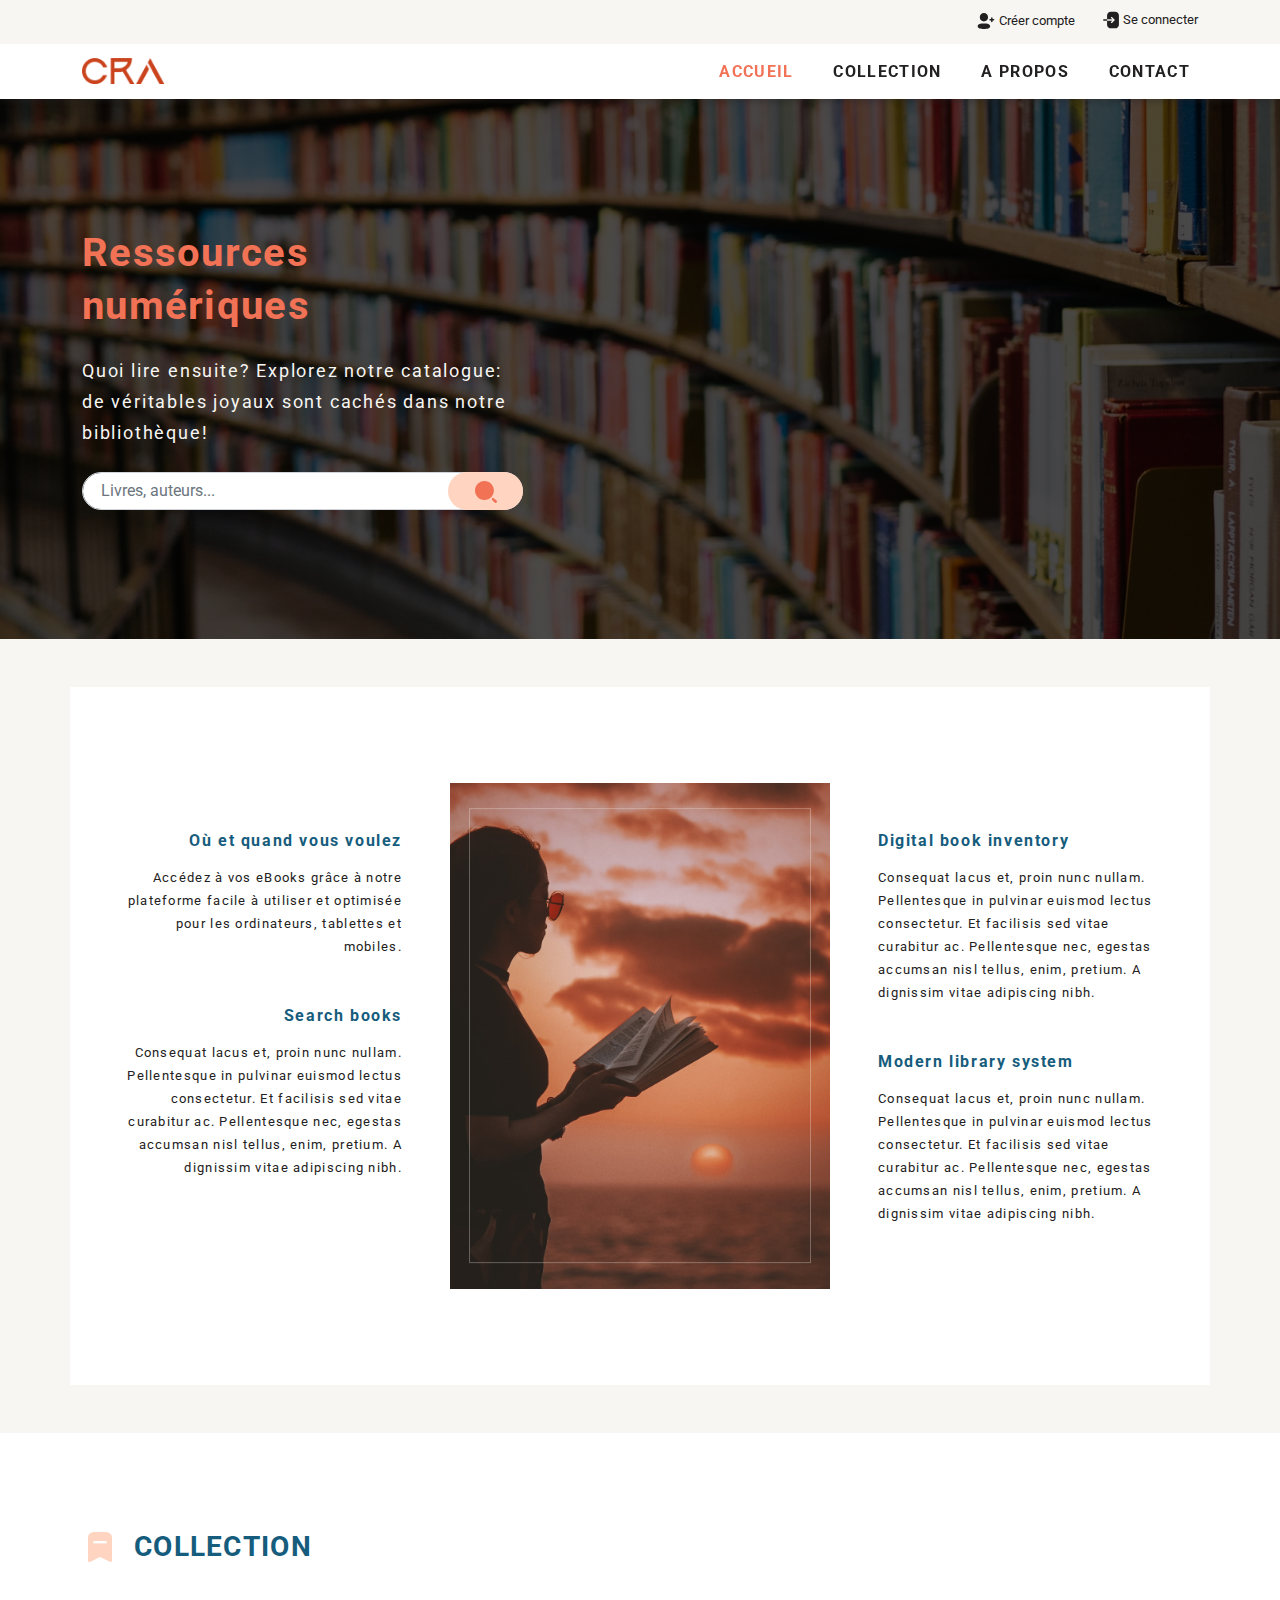
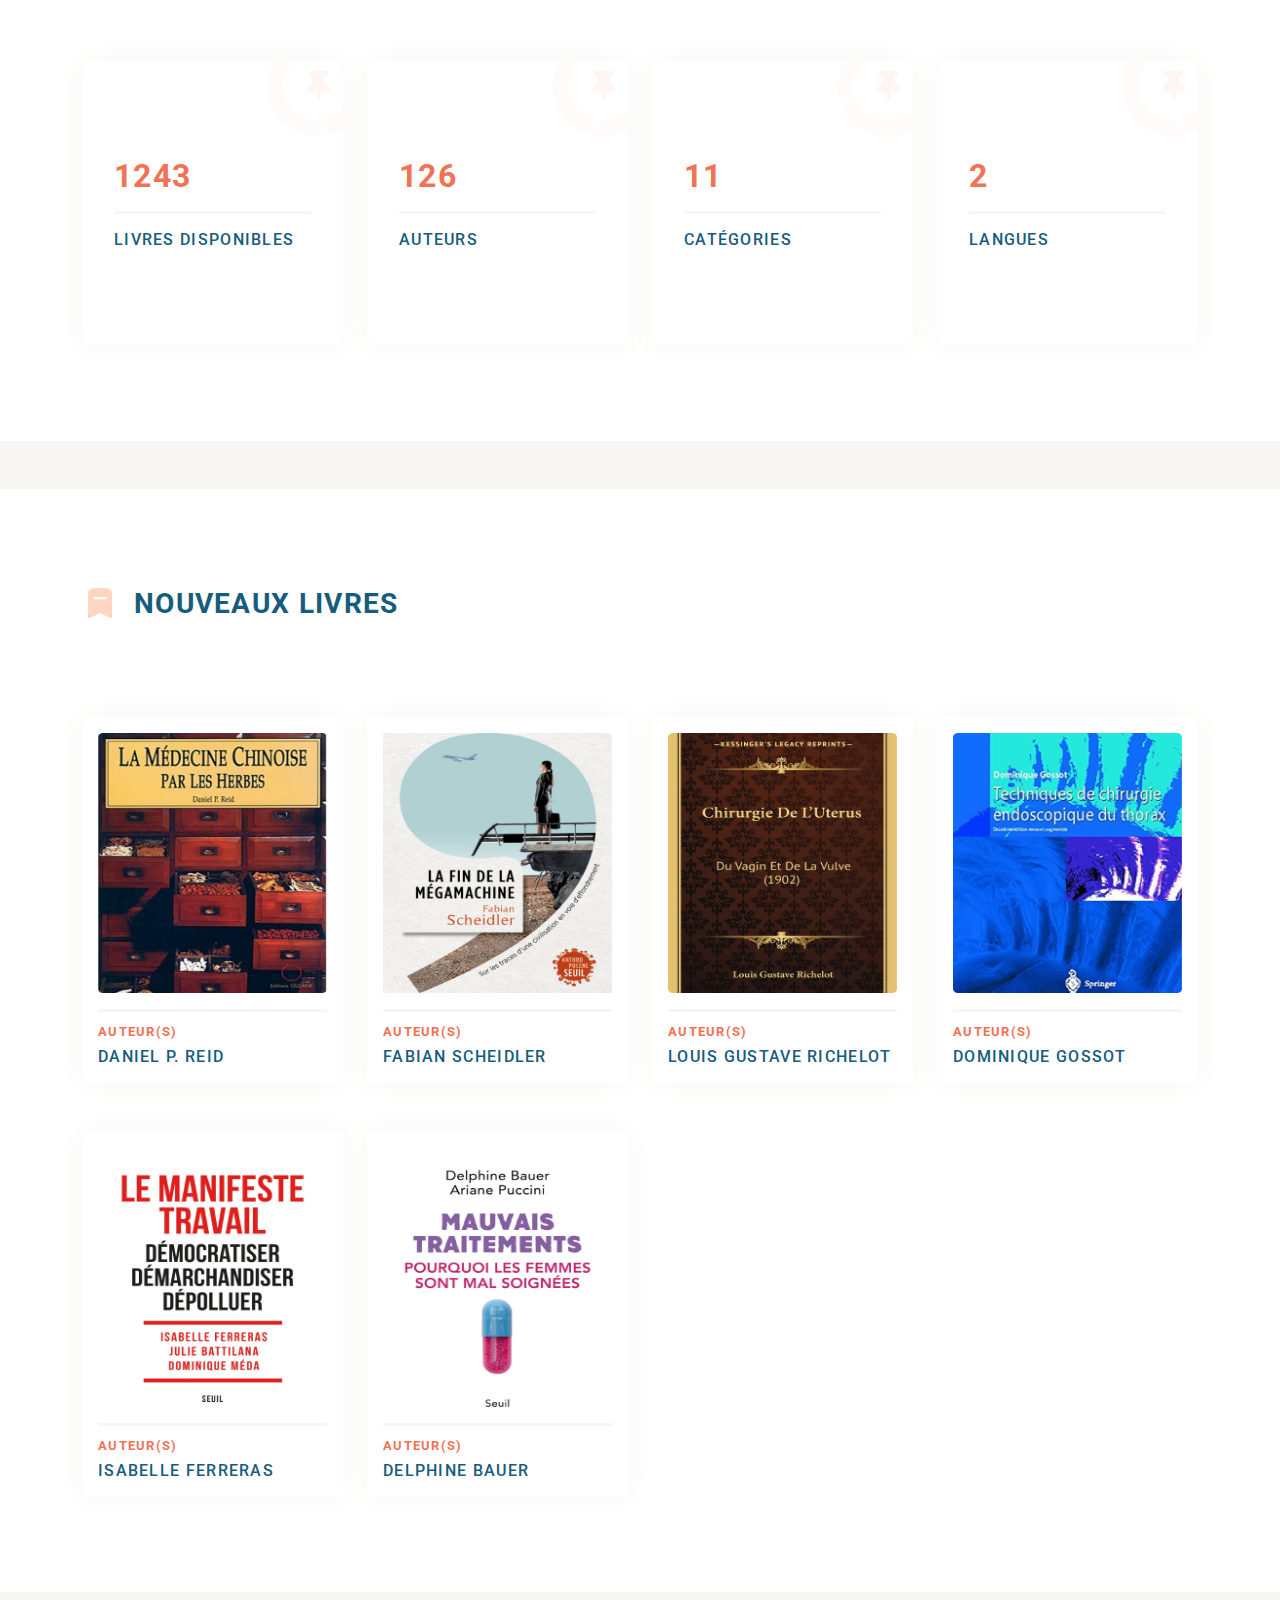
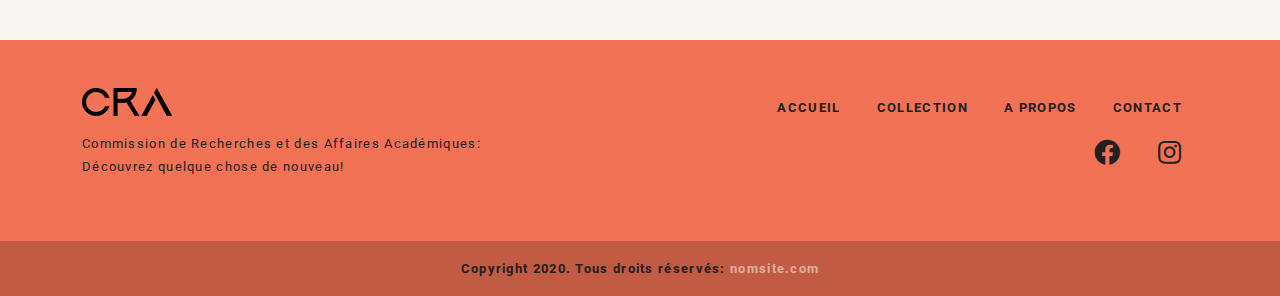
<file: index.html>
<!DOCTYPE html>
<html lang="fr">

<head>
    <!-- Required meta tags -->
    <meta charset="utf-8">
    <meta name="description" content="">
    <meta name="author" content="">
    <meta name="viewport" content="width=device-width, initial-scale=1, shrink-to-fit=no">

    <title>Book app</title>

    <link rel="shortcut icon" sizes="32x32" href="img/about/Logo_ico.png" type="image/x-icon">
    <link rel="apple-touch-icon" sizes="32x32" href="img/about/Logo_ico.png">
    <link rel="stylesheet" href="https://cdnjs.cloudflare.com/ajax/libs/font-awesome/5.15.2/css/all.min.css" />
    <link rel="stylesheet" href="css/bootstrap.min.css">
    <link rel="stylesheet" href="css/main.css">

</head>

<body>

    <header>
        <!-- Connexion -->
        <div id="connexion" class="container text-end py-2">
            <a id="btnHeaderCreerCompte" href="#" class="me-4">
                <svg width="18" height="16" viewBox="0 0 18 16" fill="none" xmlns="http://www.w3.org/2000/svg">
                    <path d="M6.91663 10.5127C10.3056 10.5127 13.1666 11.0703 13.1666 13.224C13.1666 15.3776 10.2873 15.9167 6.91663 15.9167C3.52763 15.9167 0.666626 15.3582 0.666626 13.2054C0.666626 11.0517 3.54515 10.5127 6.91663 10.5127ZM14.8324 4.25001C15.246 4.25001 15.5816 4.59122 15.5816 5.00969V5.9899H16.5841C16.9968 5.9899 17.3333 6.3311 17.3333 6.74958C17.3333 7.16805 16.9968 7.50926 16.5841 7.50926H15.5816V8.49033C15.5816 8.9088 15.246 9.25001 14.8324 9.25001C14.4198 9.25001 14.0833 8.9088 14.0833 8.49033V7.50926H13.0824C12.6689 7.50926 12.3333 7.16805 12.3333 6.74958C12.3333 6.3311 12.6689 5.9899 13.0824 5.9899H14.0833V5.00969C14.0833 4.59122 14.4198 4.25001 14.8324 4.25001ZM6.91663 0.0833435C9.2121 0.0833435 11.0522 1.9472 11.0522 4.27238C11.0522 6.59755 9.2121 8.46141 6.91663 8.46141C4.62115 8.46141 2.7811 6.59755 2.7811 4.27238C2.7811 1.9472 4.62115 0.0833435 6.91663 0.0833435Z" fill="#222020" />
                </svg>
                <span class="ms-1">Créer compte</span>
            </a>
            <a id="btnHeaderSeConnecter" href="#">
                <svg width="16" height="18" viewBox="0 0 16 18" fill="none" xmlns="http://www.w3.org/2000/svg">
                    <path d="M4.07547 9.64158H0.734628C0.379398 9.64158 0.083374 9.35824 0.083374 8.99991C0.083374 8.64991 0.379398 8.35824 0.734628 8.35824H4.07547L4.07573 4.37499C4.07573 2.33332 5.7968 0.666656 7.90511 0.666656H12.1045C14.2042 0.666656 15.9167 2.33332 15.9167 4.36666V13.6333C15.9167 15.675 14.2042 17.3333 12.0873 17.3333H7.89651C5.7968 17.3333 4.07573 15.675 4.07573 13.6417V9.64166H9.41105L8.03419 10.975C7.77603 11.225 7.77603 11.6333 8.03419 11.8833C8.16327 12.0083 8.33538 12.0667 8.50749 12.0667C8.67099 12.0667 8.8431 12.0083 8.97218 11.8833L11.4849 9.45833C11.614 9.34166 11.6829 9.17499 11.6829 8.99999C11.6829 8.83333 11.614 8.66666 11.4849 8.54999L8.97218 6.12499C8.71402 5.87499 8.29236 5.87499 8.03419 6.12499C7.77603 6.37499 7.77603 6.78333 8.03419 7.03333L9.41105 8.35833H4.07573L4.07547 9.64158Z" fill="#222020" />
                </svg>
                <span class="ms-1">Se connecter</span>
            </a>
        </div>
    </header>

    <!-- Menu principal -->
    <nav class="navbar navbar-expand-lg bg-white sticky-top">
        <div class="container">
            <a class="navbar-brand" href="index.html">
                <img src="img/about/Logo.png" class="img-fluid" alt="Logo CRA">
            </a>
            <button class="navbar-toggler" type="button" data-bs-toggle="collapse" data-bs-target="#navbarMovil" aria-controls="navbarMovil" aria-expanded="false" aria-label="Toggle navigation">
                <i class="fas fa-bars"></i>
            </button>
            <div class="collapse navbar-collapse" id="navbarMovil">
                <ul class="navbar-nav ms-auto mb-2 mb-lg-0">
                    <li class="nav-item">
                        <a class="nav-link active" aria-current="page" href="index.html">Accueil</a>
                    </li>
                    <li class="nav-item">
                        <a class="nav-link" href="collection.html">Collection</a>
                    </li>
                    <li class="nav-item">
                        <a class="nav-link" href="about.html">A propos</a>
                    </li>
                    <li class="nav-item">
                        <a class="nav-link" href="#">Contact</a>
                    </li>
                </ul>
            </div>
        </div>
    </nav>

    <main>

        <!-- Hero -->
        <div id="hero-accueil" class="hero py-4 mb-5">
            <div class="container h-100 d-flex align-items-center">
                <div class="row w-100">
                    <div class="col-lg-5 col-md-10">
                        <h1>
                            Ressources numériques
                        </h1>
                        <p>
                            Quoi lire ensuite? Explorez notre catalogue: de véritables joyaux sont cachés dans notre bibliothèque!
                            <!--Not sure what to read next? Explore our catalog: some real gems are hidden in our library.-->
                        </p>
                        <div id="busqueda" class="d-flex">
                            <input class="form-control" placeholder="Livres, auteurs...">
                            <a class="btn" href="#" role="button">
                                <svg width="22" height="22" viewBox="0 0 26 26" fill="none" xmlns="http://www.w3.org/2000/svg">
                                    <path d="M20.3069 20.3506C20.8094 19.8515 21.6149 19.8515 22.1174 20.3506L25.4384 23.0313H25.4961C26.168 23.7105 26.168 24.8115 25.4961 25.4907C24.8242 26.1698 23.7348 26.1698 23.0629 25.4907L20.3069 22.332L20.2023 22.214C20.0075 21.9674 19.8999 21.66 19.8999 21.3413C19.8999 20.9695 20.0464 20.613 20.3069 20.3506ZM11.1509 0C14.1083 0 16.9446 1.18747 19.0358 3.30117C21.127 5.41488 22.3019 8.28167 22.3019 11.2709C22.3019 17.4957 17.3094 22.5418 11.1509 22.5418C4.99244 22.5418 0 17.4957 0 11.2709C0 5.04615 4.99244 0 11.1509 0Z" fill="#F27256" />
                                </svg>

                            </a>
                        </div>
                    </div>
                </div>
            </div>
        </div>

        <!-- Resume website-->
        <section id="resume-page" class="mb-5">
            <div class="container bg-white py-5">
                <div class="row py-lg-5">
                    <div class="col-lg-4 col-md-6 order-1 order-lg-0 p-lg-5 px-4">
                        <div class="mb-5 text-lg-end">
                            <h3>Où et quand vous voulez
                            </h3>
                            <p>
                                Accédez à vos eBooks grâce à notre plateforme facile à utiliser et optimisée pour les ordinateurs, tablettes et mobiles.
                            </p>
                        </div>
                        <div class="mb-5 mb-md-0 text-lg-end">
                            <h3>Search books</h3>
                            <p>
                                Consequat lacus et, proin nunc nullam. Pellentesque in pulvinar euismod lectus consectetur. Et facilisis sed vitae curabitur ac. Pellentesque nec, egestas accumsan nisl tellus, enim, pretium. A dignissim vitae adipiscing nibh.
                            </p>
                        </div>
                    </div>
                    <div class="col-lg-4 order-0 mb-4 mb-lg-0 p-lg-0" id="resume-img">
                        <img src="img/accueil/girl-reading.png" alt="">
                    </div>
                    <div class="col-lg-4 col-md-6 order-2 p-lg-5 px-4">
                        <div class="mb-5">
                            <h3>Digital book inventory</h3>
                            <p>
                                Consequat lacus et, proin nunc nullam. Pellentesque in pulvinar euismod lectus consectetur. Et facilisis sed vitae curabitur ac. Pellentesque nec, egestas accumsan nisl tellus, enim, pretium. A dignissim vitae adipiscing nibh.
                            </p>
                        </div>
                        <div class="mb-5 mb-md-0">
                            <h3>Modern library system</h3>
                            <p>
                                Consequat lacus et, proin nunc nullam. Pellentesque in pulvinar euismod lectus consectetur. Et facilisis sed vitae curabitur ac. Pellentesque nec, egestas accumsan nisl tellus, enim, pretium. A dignissim vitae adipiscing nibh.
                            </p>
                        </div>
                    </div>
                </div>
            </div>
        </section>

        <!-- Collection -->
        <section id="collection" class="bg-white py-5 mb-5">
            <div class="container pt-5">
                <div class="titulo-section mb-5">
                    <h3>
                        <img src="img/bookmark.png" alt="">
                        <span class="ms-3">Collection</span>
                    </h3>
                </div>
                <div class="row pt-5">
                    <div class="col-lg-3 col-6 mb-5">
                        <a href="#">
                            <div class="collection-contenido">
                                <h2 class="fw-bold naranja">1243</h2>
                                <hr>
                                <h6 class="text-uppercase azul-verde mb-0">Livres disponibles</h6>
                                <div class="thumbtack">
                                    <svg width="23" height="30" viewBox="0 0 23 30" fill="none" xmlns="http://www.w3.org/2000/svg">
                                        <path d="M17.8506 12.5547L17.1178 5.625H19.6458C20.4398 5.625 21.0833 4.99541 21.0833 4.21875V1.40625C21.0833 0.62959 20.4398 0 19.6458 0H3.35417C2.56025 0 1.91667 0.62959 1.91667 1.40625V4.21875C1.91667 4.99541 2.56025 5.625 3.35417 5.625H5.88219L5.14936 12.5547C2.244 13.8762 0 16.2458 0 19.2188C0 19.9954 0.643581 20.625 1.4375 20.625H9.58333V26.7192C9.58333 26.7919 9.60064 26.8637 9.63395 26.9288L11.0714 29.7413C11.2476 30.086 11.7521 30.0866 11.9286 29.7413L13.3661 26.9288C13.3994 26.8637 13.4167 26.7919 13.4167 26.7192V20.625H21.5626C22.3565 20.625 23.0001 19.9954 23.0001 19.2188C23 16.2197 20.725 13.8621 17.8506 12.5547Z" fill="#FFD4C1" />
                                    </svg>
                                </div>
                            </div>
                        </a>
                    </div>
                    <div class="col-lg-3 col-6 mb-5">
                        <a href="#">
                            <div class="collection-contenido">
                                <h2 class="fw-bold naranja">126</h2>
                                <hr>
                                <h6 class="text-uppercase azul-verde mb-0">Auteurs</h6>
                                <div class="thumbtack">
                                    <svg width="23" height="30" viewBox="0 0 23 30" fill="none" xmlns="http://www.w3.org/2000/svg">
                                        <path d="M17.8506 12.5547L17.1178 5.625H19.6458C20.4398 5.625 21.0833 4.99541 21.0833 4.21875V1.40625C21.0833 0.62959 20.4398 0 19.6458 0H3.35417C2.56025 0 1.91667 0.62959 1.91667 1.40625V4.21875C1.91667 4.99541 2.56025 5.625 3.35417 5.625H5.88219L5.14936 12.5547C2.244 13.8762 0 16.2458 0 19.2188C0 19.9954 0.643581 20.625 1.4375 20.625H9.58333V26.7192C9.58333 26.7919 9.60064 26.8637 9.63395 26.9288L11.0714 29.7413C11.2476 30.086 11.7521 30.0866 11.9286 29.7413L13.3661 26.9288C13.3994 26.8637 13.4167 26.7919 13.4167 26.7192V20.625H21.5626C22.3565 20.625 23.0001 19.9954 23.0001 19.2188C23 16.2197 20.725 13.8621 17.8506 12.5547Z" fill="#FFD4C1" />
                                    </svg>
                                </div>
                            </div>
                        </a>
                    </div>
                    <div class="col-lg-3 col-6 mb-5">
                        <a href="#">
                            <div class="collection-contenido">
                                <h2 class="fw-bold naranja">11</h2>
                                <hr>
                                <h6 class="text-uppercase azul-verde mb-0">Catégories</h6>
                                <div class="thumbtack">
                                    <svg width="23" height="30" viewBox="0 0 23 30" fill="none" xmlns="http://www.w3.org/2000/svg">
                                        <path d="M17.8506 12.5547L17.1178 5.625H19.6458C20.4398 5.625 21.0833 4.99541 21.0833 4.21875V1.40625C21.0833 0.62959 20.4398 0 19.6458 0H3.35417C2.56025 0 1.91667 0.62959 1.91667 1.40625V4.21875C1.91667 4.99541 2.56025 5.625 3.35417 5.625H5.88219L5.14936 12.5547C2.244 13.8762 0 16.2458 0 19.2188C0 19.9954 0.643581 20.625 1.4375 20.625H9.58333V26.7192C9.58333 26.7919 9.60064 26.8637 9.63395 26.9288L11.0714 29.7413C11.2476 30.086 11.7521 30.0866 11.9286 29.7413L13.3661 26.9288C13.3994 26.8637 13.4167 26.7919 13.4167 26.7192V20.625H21.5626C22.3565 20.625 23.0001 19.9954 23.0001 19.2188C23 16.2197 20.725 13.8621 17.8506 12.5547Z" fill="#FFD4C1" />
                                    </svg>
                                </div>
                            </div>
                        </a>
                    </div>
                    <div class="col-lg-3 col-6 mb-5">
                        <a href="#">
                            <div class="collection-contenido">
                                <h2 class="fw-bold naranja">2</h2>
                                <hr>
                                <h6 class="text-uppercase azul-verde mb-0">Langues</h6>
                                <div class="thumbtack">
                                    <svg width="23" height="30" viewBox="0 0 23 30" fill="none" xmlns="http://www.w3.org/2000/svg">
                                        <path d="M17.8506 12.5547L17.1178 5.625H19.6458C20.4398 5.625 21.0833 4.99541 21.0833 4.21875V1.40625C21.0833 0.62959 20.4398 0 19.6458 0H3.35417C2.56025 0 1.91667 0.62959 1.91667 1.40625V4.21875C1.91667 4.99541 2.56025 5.625 3.35417 5.625H5.88219L5.14936 12.5547C2.244 13.8762 0 16.2458 0 19.2188C0 19.9954 0.643581 20.625 1.4375 20.625H9.58333V26.7192C9.58333 26.7919 9.60064 26.8637 9.63395 26.9288L11.0714 29.7413C11.2476 30.086 11.7521 30.0866 11.9286 29.7413L13.3661 26.9288C13.3994 26.8637 13.4167 26.7919 13.4167 26.7192V20.625H21.5626C22.3565 20.625 23.0001 19.9954 23.0001 19.2188C23 16.2197 20.725 13.8621 17.8506 12.5547Z" fill="#FFD4C1" />
                                    </svg>
                                </div>
                            </div>
                        </a>
                    </div>
                </div>
            </div>
        </section>

        <!-- Nouveaux livres -->
        <section id="nouveaux" class="bg-white mb-5 py-5">
            <div class="container pt-5">
                <div class="titulo-section mb-5">
                    <h3>
                        <img src="img/bookmark.png" alt="">
                        <span class="ms-3">Nouveaux livres</span>
                    </h3>
                </div>
                <div class="row livres pt-5">
                    <div class="col-xxl-2 col-lg-3 col-md-4 col-6 mb-5">
                        <div class="card">
                            <a class="card-link" href="#">
                            </a>
                            <div class="card-body">
                                <div class="card-front">
                                    <div class="card-img">
                                        <img src="img/collection/livres/livre1.png" alt="">
                                    </div>
                                    <hr class="mb-2">
                                    <div class="card-content">
                                        <p class="text-uppercase naranja mb-1 fw-bold">Auteur(s)</p>
                                        <h6 class="text-uppercase azul-verde mb-0">Daniel P. Reid</h6>
                                    </div>
                                </div>
                                <div class="card-back">
                                    <div class="card-back-header">
                                        <p class="text-uppercase azul-verde fw-bold mb-0">
                                            La médecine chinoise par les herbes
                                        </p>
                                        <p class="small text-uppercase kaki">
                                            daniel P. Reid
                                        </p>
                                        <hr>
                                    </div>
                                    <p class="light small ellipsis">
                                        Consequat lacus et, proin nunc nullam. Pellentesque in pulvinar euismod lectus consectetur. Et facilisis sed vitae curabitur ac. Pellentesque nec, egestas accumsan nisl tellus, enim, pretium. A dignissim vitae adipiscing nibh.
                                    </p>
                                    <a href="#" class="naranja text-uppercase small">Plus
                                        <img src="img/arrow-right.svg" alt="">
                                    </a>
                                </div>
                            </div>
                        </div>
                    </div>
                    <div class="col-xxl-2 col-lg-3 col-md-4 col-6 mb-5">
                        <div class="card">
                            <a class="card-link" href="#">
                            </a>
                            <div class="card-body">
                                <div class="card-front">
                                    <div class="card-img">
                                        <img src="img/collection/livres/image%2012.png" alt="">
                                    </div>
                                    <hr class="mb-2">
                                    <div class="card-content">
                                        <p class="text-uppercase naranja mb-1 fw-bold">Auteur(s)</p>
                                        <h6 class="text-uppercase azul-verde mb-0">Fabian Scheidler</h6>
                                    </div>
                                </div>
                                <div class="card-back">
                                    <div class="card-back-header">
                                        <p class="text-uppercase azul-verde fw-bold mb-0">
                                            La médecine chinoise par les herbes
                                        </p>
                                        <p class="small text-uppercase kaki">
                                            daniel P. Reid
                                        </p>
                                        <hr>
                                    </div>
                                    <p class="light small ellipsis">
                                        Consequat lacus et, proin nunc nullam. Pellentesque in pulvinar euismod lectus consectetur. Et facilisis sed vitae curabitur ac. Pellentesque nec, egestas accumsan nisl tellus, enim, pretium. A dignissim vitae adipiscing nibh.
                                    </p>
                                    <a href="#" class="naranja text-uppercase small">Plus
                                        <img src="img/arrow-right.svg" alt="">
                                    </a>
                                </div>
                            </div>
                        </div>
                    </div>
                    <div class="col-xxl-2 col-lg-3 col-md-4 col-6 mb-5">
                        <div class="card">
                            <a class="card-link" href="#">
                            </a>
                            <div class="card-body">
                                <div class="card-front">
                                    <div class="card-img">
                                        <img src="img/collection/livres/livre3.png" alt="">
                                    </div>
                                    <hr class="mb-2">
                                    <div class="card-content">
                                        <p class="text-uppercase naranja mb-1 fw-bold">Auteur(s)</p>
                                        <h6 class="text-uppercase azul-verde mb-0">LOUIS GUSTAVE RICHELOT</h6>
                                    </div>
                                </div>
                                <div class="card-back">
                                    <div class="card-back-header">
                                        <p class="text-uppercase azul-verde fw-bold mb-0">
                                            La médecine chinoise par les herbes
                                        </p>
                                        <p class="small text-uppercase kaki">
                                            daniel P. Reid
                                        </p>
                                        <hr>
                                    </div>
                                    <p class="light small ellipsis">
                                        Consequat lacus et, proin nunc nullam. Pellentesque in pulvinar euismod lectus consectetur. Et facilisis sed vitae curabitur ac. Pellentesque nec, egestas accumsan nisl tellus, enim, pretium. A dignissim vitae adipiscing nibh.
                                    </p>
                                    <a href="#" class="naranja text-uppercase small">Plus
                                        <img src="img/arrow-right.svg" alt="">
                                    </a>
                                </div>
                            </div>
                        </div>
                    </div>
                    <div class="col-xxl-2 col-lg-3 col-md-4 col-6 mb-5">
                        <div class="card">
                            <a class="card-link" href="#">
                            </a>
                            <div class="card-body">
                                <div class="card-front">
                                    <div class="card-img">
                                        <img src="img/collection/livres/livre4.png" alt="">
                                    </div>
                                    <hr class="mb-2">
                                    <div class="card-content">
                                        <p class="text-uppercase naranja mb-1 fw-bold">Auteur(s)</p>
                                        <h6 class="text-uppercase azul-verde mb-0">DOMINIQUE GOSSOT</h6>
                                    </div>
                                </div>
                                <div class="card-back">
                                    <div class="card-back-header">
                                        <p class="text-uppercase azul-verde fw-bold mb-0">
                                            La médecine chinoise par les herbes
                                        </p>
                                        <p class="small text-uppercase kaki">
                                            daniel P. Reid
                                        </p>
                                        <hr>
                                    </div>
                                    <p class="light small ellipsis">
                                        Consequat lacus et, proin nunc nullam. Pellentesque in pulvinar euismod lectus consectetur. Et facilisis sed vitae curabitur ac. Pellentesque nec, egestas accumsan nisl tellus, enim, pretium. A dignissim vitae adipiscing nibh.
                                    </p>
                                    <a href="#" class="naranja text-uppercase small">Plus
                                        <img src="img/arrow-right.svg" alt="">
                                    </a>
                                </div>
                            </div>
                        </div>
                    </div>
                    <div class="col-xxl-2 col-lg-3 col-md-4 col-6 mb-5">
                        <div class="card">
                            <a class="card-link" href="#">
                            </a>
                            <div class="card-body">
                                <div class="card-front">
                                    <div class="card-img">
                                        <img src="img/collection/livres/image%2010.png" alt="">
                                    </div>
                                    <hr class="mb-2">
                                    <div class="card-content">
                                        <p class="text-uppercase naranja mb-1 fw-bold">Auteur(s)</p>
                                        <h6 class="text-uppercase azul-verde mb-0">Isabelle Ferreras</h6>
                                    </div>
                                </div>
                                <div class="card-back">
                                    <div class="card-back-header">
                                        <p class="text-uppercase azul-verde fw-bold mb-0">
                                            La médecine chinoise par les herbes
                                        </p>
                                        <p class="small text-uppercase kaki">
                                            daniel P. Reid
                                        </p>
                                        <hr>
                                    </div>
                                    <p class="light small ellipsis">
                                        Consequat lacus et, proin nunc nullam. Pellentesque in pulvinar euismod lectus consectetur. Et facilisis sed vitae curabitur ac. Pellentesque nec, egestas accumsan nisl tellus, enim, pretium. A dignissim vitae adipiscing nibh.
                                    </p>
                                    <a href="#" class="naranja text-uppercase small">Plus
                                        <img src="img/arrow-right.svg" alt="">
                                    </a>
                                </div>
                            </div>
                        </div>
                    </div>
                    <div class="col-xxl-2 col-lg-3 col-md-4 col-6 mb-5">
                        <div class="card">
                            <a class="card-link" href="#">
                            </a>
                            <div class="card-body">
                                <div class="card-front">
                                    <div class="card-img">
                                        <img src="img/collection/livres/image%2016.png" alt="">
                                    </div>
                                    <hr class="mb-2">
                                    <div class="card-content">
                                        <p class="text-uppercase naranja mb-1 fw-bold">Auteur(s)</p>
                                        <h6 class="text-uppercase azul-verde mb-0">Delphine Bauer</h6>
                                    </div>
                                </div>
                                <div class="card-back">
                                    <div class="card-back-header">
                                        <p class="text-uppercase azul-verde fw-bold mb-0">
                                            La médecine chinoise par les herbes
                                        </p>
                                        <p class="small text-uppercase kaki">
                                            daniel P. Reid
                                        </p>
                                        <hr>
                                    </div>
                                    <p class="light small ellipsis">
                                        Consequat lacus et, proin nunc nullam. Pellentesque in pulvinar euismod lectus consectetur. Et facilisis sed vitae curabitur ac. Pellentesque nec, egestas accumsan nisl tellus, enim, pretium. A dignissim vitae adipiscing nibh.
                                    </p>
                                    <a href="#" class="naranja text-uppercase small">Plus
                                        <img src="img/arrow-right.svg" alt="">
                                    </a>
                                </div>
                            </div>
                        </div>
                    </div>
                </div>
            </div>
        </section>

    </main>

    <footer class="bg-naranja">
        <div class="container py-5">
            <div class="row">
                <div class="col-lg-5 text-center text-lg-start order-1 order-lg-0">
                    <h5 class="text-uppercase fw-bold mb-3">
                        <img src="img/about/Logo_dark.png" class="img-fluid" alt="Logo CRA">
                    </h5>

                    <p class="mb-0">
                        Commission de Recherches et des Affaires Académiques: Découvrez quelque chose de nouveau!
                    </p>
                </div>
                <div class="col-lg-7 text-center text-lg-end mb-4 mb-lg-0">
                    <ul class="list-unstyled text-uppercase mb-1 fw-bold">
                        <li class="d-inline-block">
                            <a class="nav-link dark" href="index.html">Accueil</a>
                        </li>
                        <li class="d-inline-block">
                            <a class="nav-link dark" href="collection.html">Collection</a>
                        </li>
                        <li class="d-inline-block">
                            <a class="nav-link dark" href="about.html">A propos</a>
                        </li>
                        <li class="d-inline-block">
                            <a class="nav-link dark" href="#">Contact</a>
                        </li>
                    </ul>
                    <ul class="list-unstyled text-uppercase fw-bold">
                        <li class="d-inline-block">
                            <a class="nav-link dark" href="#"><i class="fab fa-facebook fa-2x"></i></a>
                        </li>
                        <li class="d-inline-block">
                            <a class="nav-link dark" href="#"><i class="fab fa-instagram fa-2x"></i></a>
                        </li>
                    </ul>
                </div>
            </div>
        </div>
        <!-- Copyright -->
        <div class="text-center p-3 fw-bold" style="background-color: rgba(0, 0, 0, 0.2)">
            Copyright 2020. Tous droits réservés:
            <a class="text-white-50" href="#">nomsite.com</a>
        </div>
        <!-- Copyright -->
    </footer>


    <!-- Modal -->
    <div class="modal fade" id="modalLog" tabindex="-1" aria-hidden="true">
        <div class="modal-dialog modal-dialog-scrollable">
            <div class="modal-content">
                <div class="modal-header border-0">
                    <button type="button" class="btn-close" data-bs-dismiss="modal" aria-label="Close"></button>
                </div>
                <div class="modal-body text-center px-4 px-sm-5 pt-2 pb-5">
                    <div id="pnlLogin">
                        <div class="mb-4">
                            <img src="img/about/Logo.png" class="mb-4" alt="Logo CRA">
                            <h1 class="mb-0 azul-verde">Se connecter</h1>
                            <p class="mb-0 text-muted">Découvrez quelque chose de nouveau!</p>
                        </div>
                        <div>
                            <form class="needs-validation" novalidate>
                                <div class="mb-3">
                                    <input id="txbLoginEmail" class="form-control" placeholder="Email" type="email" required>
                                    <div class="invalid-feedback text-start">
                                        Email incorrect.
                                    </div>
                                </div>
                                <div class="mb-3">
                                    <input id="txbLoginPassword" class="form-control" placeholder="Password" type="password" required>
                                    <div class="invalid-feedback text-start">
                                        Mot de passe incorrect.
                                    </div>
                                </div>
                                <div class="mb-4">
                                    <a id="switchToForgotPassword" href="#" class="text-decoration-underline">Mot de passe oublié?</a>
                                </div>
                                <div class="mb-4 d-grid">
                                    <button class="btn btn-azul-verde" type="submit">Continuer</button>
                                </div>
                                <div>
                                    <p class="d-none">
                                        En continuant, vous acceptez nos <a href="#" class="naranja">Conditions d'utilisation</a> et notre <a href="#" class=naranja>Politique de confidentialité</a>.
                                    </p>
                                    Pas encore inscrit(e)? <a id="switchToCreerCompte" href="#" class="text-decoration-underline">Créer un compte</a>
                                </div>
                            </form>
                        </div>
                    </div>
                    <div id="pnlSignUp">
                        <div class="mb-4">
                            <img src="img/about/Logo.png" class="mb-4" alt="Logo CRA">
                            <h1 class="mb-0 azul-verde">Créer un compte</h1>
                            <p class="mb-0 text-muted">Découvrez quelque chose de nouveau!</p>
                        </div>
                        <div>
                            <form class="needs-validation" novalidate>
                                <div class="mb-3">
                                    <input id="txbSignUpName" class="form-control" placeholder="Nom" required>
                                    <div class="invalid-feedback text-start">
                                        Nom incorrect.
                                    </div>
                                </div>
                                <div class="mb-3">
                                    <input id="txbSignUpEmail" class="form-control" placeholder="Email" type="email" required>
                                    <div class="invalid-feedback text-start">
                                        Email incorrect.
                                    </div>
                                </div>
                                <div class="mb-3">
                                    <input id="txbSignUpPassword" class="form-control" placeholder="Password" type="password" required>
                                    <div class="invalid-feedback text-start">
                                        Mot de passe incorrect.
                                    </div>
                                </div>
                                <div class="mb-4">
                                    <input id="txbSignUpPasswordRepeat" class="form-control" placeholder="Confirmer password" type="password" required>
                                    <div class="invalid-feedback text-start">
                                        Mot de passe incorrect.
                                    </div>
                                </div>
                                <div class="mb-4 d-grid">
                                    <button class="btn btn-azul-verde" type="submit">Continuer</button>
                                </div>
                                <div>
                                    <p class="d-none">
                                        En continuant, vous acceptez nos <a href="#" class="naranja">Conditions d'utilisation</a> et notre <a href="#" class=naranja>Politique de confidentialité</a>.
                                    </p>
                                    Déja inscrit? <a id="switchToSeConnecter" href="#" class="text-decoration-underline">Se connecter</a>
                                </div>
                            </form>
                        </div>
                    </div>
                    <div id="pnlForgotPassword">
                        <div class="mb-4">
                            <img src="img/about/Logo.png" class="mb-4" alt="Logo CRA">
                            <h1 class="mb-0 azul-verde">Réinitialiser mot de passe
                            </h1>
                            <p class="mb-0 text-muted">
                                Veuillez saisir votre adresse e-mail enregistrée pour recevoir les instructions de réinitialisation.</p>
                        </div>
                        <div>
                            <form class="needs-validation" novalidate>
                                <div class="mb-4">
                                    <input id="txbForgotPasswordEmail" class="form-control" placeholder="Email" type="email" required>
                                    <div class="invalid-feedback text-start">
                                        Email incorrect.
                                    </div>
                                </div>
                                <div class="d-grid">
                                    <button class="btn btn-azul-verde" type="submit">Continuer</button>
                                </div>
                            </form>
                        </div>
                    </div>
                </div>
            </div>
        </div>
    </div>


    <script src="js/jquery.js"></script>
    <script src="js/bootstrap.bundle.min.js"></script>
    <script src="js/main.js"></script>
</body>

</html>
</file>
<file: css/main.css>
@import url('https://fonts.googleapis.com/css2?family=Roboto:wght@400;700&display=swap');

:root {
    --font-titulo: 36px;
    --font-subtitulo: 16px;
    --font-normal: 13px;
    --color-azul-verde: #165C7D;
    --color-naranja: #F27256;
    --color-kaki: #FFD4C1;
    --color-light: #F7F6F3;
    --color-dark: #222020;
}

*,
::before,
::after,
html,
body {
    margin: 0;
    padding: 0;
    box-sizing: border-box;
}

body {
    font-family: 'Roboto', sans-serif;
    font-size: var(--font-normal);
    background: var(--color-light);
    color: var(--color-dark);
    letter-spacing: 0.1em;
    line-height: 23px;
    height: 100%;
    overflow-x: hidden;
}

.azul-verde {
    color: var(--color-azul-verde) !important;
}

.bg-azul-verde {
    background: var(--color-azul-verde) !important;
}

.naranja {
    color: var(--color-naranja) !important;
}

.bg-naranja {
    background: var(--color-naranja) !important;
}

.kaki {
    color: var(--color-kaki) !important;
}

.bg-kaki {
    background: var(--color-kaki) !important;
}

.light {
    color: var(--color-light) !important;
}

.bg-light {
    background: var(--color-light) !important;
}

.dark {
    color: var(--color-dark) !important;
}

.bg-dark {
    background: var(--color-dark) !important;
}

a {
    text-decoration: none;
    color: var(--color-dark);
}

a:hover {
    color: var(--color-naranja);
}

.btn-naranja {
    color: var(--color-light);
    background-color: #f27256de;
}

.btn-naranja:hover {
    color: #fff;
    background-color: var(--color-naranja);
}

.btn-azul-verde {
    color: var(--color-light);
    background-color: #165c7de0;
}

.btn-azul-verde:hover {
    color: #fff;
    background-color: var(--color-azul-verde);
}

.titulo-section h3 {
    display: flex;
    align-items: center;
    color: var(--color-azul-verde);
    text-transform: uppercase;
    font-weight: bold;
}

input:focus::-webkit-input-placeholder {
    transition: opacity 0.45s ease;
    opacity: 0;
}

input:focus::-moz-placeholder {
    transition: opacity 0.45s ease;
    opacity: 0;
}

input:focus:-ms-placeholder {
    transition: opacity 0.45s ease;
    opacity: 0;
}

hr {
    height: 3px !important;
    background-color: var(--color-light) !important;
    opacity: 1 !important;
}


/**********************************************************
HEADER
**********************************************************/
header #connexion a {
    letter-spacing: normal;
    display: inline-flex;
    align-items: center;
}

header #connexion a:hover svg path {
    fill: var(--color-naranja);
}


/**********************************************************
NAVBAR
**********************************************************/
.navbar {
    box-shadow: 0px 4px 4px rgba(34, 32, 32, 0.25);
}

.navbar .nav-link,
.navbar .navbar-brand {
    text-transform: uppercase;
    font-weight: bold;
    font-size: 16px;
}

.navbar .nav-item:not(:last-child) {
    margin-right: 1.5rem !important;
}

.navbar .nav-link.active,
.navbar .navbar-brand {
    color: var(--color-naranja) !important;
}

.navbar-toggler {
    color: rgba(0, 0, 0, .55);
    border: 0;
}

.navbar-toggler:focus {
    box-shadow: none;
}


/**********************************************************
HERO
**********************************************************/
#hero-accueil {
    position: relative;
    background: linear-gradient(rgba(0, 0, 0, .70), rgba(0, 0, 0, .70)), url(../img/accueil/hero.png) no-repeat center;
}

#hero-about {
    background: linear-gradient(rgba(0, 0, 0, .70), rgba(0, 0, 0, .70)), url(../img/about/hero.png) no-repeat center;
}

#hero-collection {
    background: linear-gradient(rgba(0, 0, 0, .70), rgba(0, 0, 0, .70)), url(../img/collection/hero.png) no-repeat center;
}

.hero {
    background-size: cover;
    height: 540px;
}

.hero h1 {
    color: var(--color-naranja);
    font-weight: bold;
    line-height: 132%;
    margin-bottom: 1.5rem;
}

.hero p {
    color: var(--color-light);
    font-size: 18px;
    line-height: 170.5%;
    letter-spacing: 0.1em;
    margin-bottom: 1.5rem;
}

.hero #busqueda {
    position: relative;
}

.hero #busqueda .form-control {
    border-radius: 40px;
    /*    padding-right: 4%;*/
    padding-right: 18%;
    padding-left: 4%;
}

.hero #busqueda a.btn {
    position: absolute;
    right: 0;
    border-radius: 40px;
    background: var(--color-kaki);
    height: 100%;
    width: 17%;
}

.hero #busqueda a.btn:hover {
    background: var(--color-naranja);
}

.hero #busqueda a.btn:hover svg path {
    fill: var(--color-kaki);
}


/**********************************************************
ACCUEIL
**********************************************************/
#resume-page h3 {
    font-size: var(--font-subtitulo);
    font-weight: bold;
    letter-spacing: 0.1em;
    color: var(--color-azul-verde);
    margin-bottom: 1rem;
}

#resume-img {
    position: relative;
}

#resume-img img {
    height: 300px;
    width: 100%;
    object-fit: cover;
    position: relative;
}


#resume-img::before {
    content: "";
    position: absolute;
    top: 50%;
    left: 50%;
    transform: translate(-50%, -50%);
    width: 90%;
    height: 90%;
    border: 1px solid rgba(247, 246, 243, .3);
    z-index: 1;
}

.collection-contenido {
    position: relative;
    background: #fff;
    box-shadow: 0px 0px 30px #F7F6F3;
    border-radius: 10px;
    padding: 6rem 2rem;
    overflow: hidden;
    height: 100%;
}

.collection-contenido:hover {
    background: var(--color-azul-verde);
    border-top-right-radius: 0;
}

.collection-contenido .thumbtack {
    position: absolute;
    top: -10px;
    right: -10px;
    width: 70px;
    height: 70px;
    border-radius: 50%;
    display: flex;
    align-items: center;
    justify-content: center;
    z-index: 1;
    background: #fff;
    box-shadow: 0 0 0 15px rgba(255, 212, 193, .1);
}

.collection-contenido .thumbtack svg path {
    fill-opacity: .2;
}

.collection-contenido:hover .thumbtack svg path {
    fill: var(--color-azul-verde);
    fill-opacity: 1;
}

.collection-contenido:hover h6 {
    color: var(--color-light) !important;
}

.livres .card {
    box-shadow: 0px 0px 30px #F7F6F3;
    border: none;
    height: 100%;
}

.livres a:hover .card {
    background: var(--color-dark);
}


/**********************************************************
ABOUT
**********************************************************/
#histoire .row {
    align-items: center;
}

#histoire .img-fluid {
    height: 300px;
}

#testimonios .img-fluid {
    height: 300px;
    width: 100%;
    object-fit: cover;
}

#testimonios p:first-child {
    font-size: 14px;
}

#testimonios p:last-child,
#equipe h6 {
    font-size: 12px;
}

#testimonios .carousel-indicators li {
    width: 18px;
    height: 18px;
    border-radius: 50%;
    margin-left: 10px;
    margin-right: 10px;
    background-color: var(--color-naranja);
}

#equipe .card {
    box-shadow: 0px 0px 30px 30px #F7F6F3;
    border-radius: 10px;
    border: none;
    height: 100%;
}

#equipe .card:hover .img-card {
    box-shadow: 0px 0px 30px 5px rgba(34, 32, 32, 0.2);
}

#equipe .img-card {
    border: 1px solid var(--color-light);
    height: 165px;
    width: 165px;
    border-radius: 50%;
    padding: 5px;
}

#equipe .card-img-top {
    border-radius: 50%;
    height: 100%;
    width: 100%;
    object-fit: cover;
    object-position: top;
}


/**********************************************************
COLLECTION
**********************************************************/
.accordion-button {
    border: none;
}

.accordion-button:focus {
    border: none;
    box-shadow: none;
}

.accordion-button:not(.collapsed)::after {
    background-image: url("data:image/svg+xml,%3csvg xmlns='http://www.w3.org/2000/svg' viewBox='0 0 16 16' fill='%23222020'%3e%3cpath fill-rule='evenodd' d='M1.646 4.646a.5.5 0 0 1 .708 0L8 10.293l5.646-5.647a.5.5 0 0 1 .708.708l-6 6a.5.5 0 0 1-.708 0l-6-6a.5.5 0 0 1 0-.708z'/%3e%3c/svg%3e");
}

.accordion-button::after {
    width: 1rem;
    height: 1rem;
    background-image: url("data:image/svg+xml,%3csvg xmlns='http://www.w3.org/2000/svg' viewBox='0 0 16 16' fill='%23F27256'%3e%3cpath fill-rule='evenodd' d='M1.646 4.646a.5.5 0 0 1 .708 0L8 10.293l5.646-5.647a.5.5 0 0 1 .708.708l-6 6a.5.5 0 0 1-.708 0l-6-6a.5.5 0 0 1 0-.708z'/%3e%3c/svg%3e");
    background-size: 1rem;
}

.accordion-button:not(.collapsed) {
    background-color: var(--color-naranja);
    color: var(--color-dark) !important;
}

#collection-contenido .card {
    height: 100%;
}

.page-item:not(:last-child) {
    margin-right: 10px;
}

.page-link {
    color: var(--color-dark);
    font-weight: bold;
    border: none;
    background-color: var(--color-kaki);
    border-radius: 5px !important
}

.page-link:focus,
.page-link:hover {
    color: var(--color-dark);
    box-shadow: none;
}

.page-item.active .page-link {
    color: var(--color-light);
    background-color: var(--color-naranja);
}

@media (min-width: 992px) {
    #resume-img img {
        height: 100%
    }

    #histoire .col-lg-5 {
        text-align: center;
    }

    #testimonios .img-fluid {
        height: 500px;
    }

    #collection-sidebar {
        position: sticky;
        top: 10%;
        height: 100%;
    }

    #collapseFiltres {
        display: block !important;
    }
}





.livres .card {
    position: relative;
    overflow: hidden;
}

.livres .card-link {
    position: absolute;
    top: 0;
    left: 0;
    width: 100%;
    height: 100%;
    z-index: 1;
}

.livres .card-back {
    position: absolute;
    bottom: 0;
    left: 0;
    padding: 18px;
    transition: transform .4s cubic-bezier(.48, -0.28, .41, 1.4);
    transform: translateY(100%);
    overflow: hidden;
    background-color: var(--color-dark);
}

.livres .card:hover .card-back {
    top: 0;
    transform: translateY(0);
}

.livres .card-back .ellipsis {
    overflow: hidden;
    text-overflow: ellipsis;
    -webkit-line-clamp: 4;
    line-clamp: 4;
    -webkit-box-orient: vertical;
    display: -webkit-box;
}

.card-front .card-img,
.livres .img-card {
    position: relative;
    width: 100%;
    height: 260px;
}

.card-front .card-img img,
.livres .img-card img {
    width: 100%;
    height: 100%;
    border-top-left-radius: calc(.25rem - 1px);
    border-top-right-radius: calc(.25rem - 1px);
    /*    object-fit: cover;*/
}
</file>
